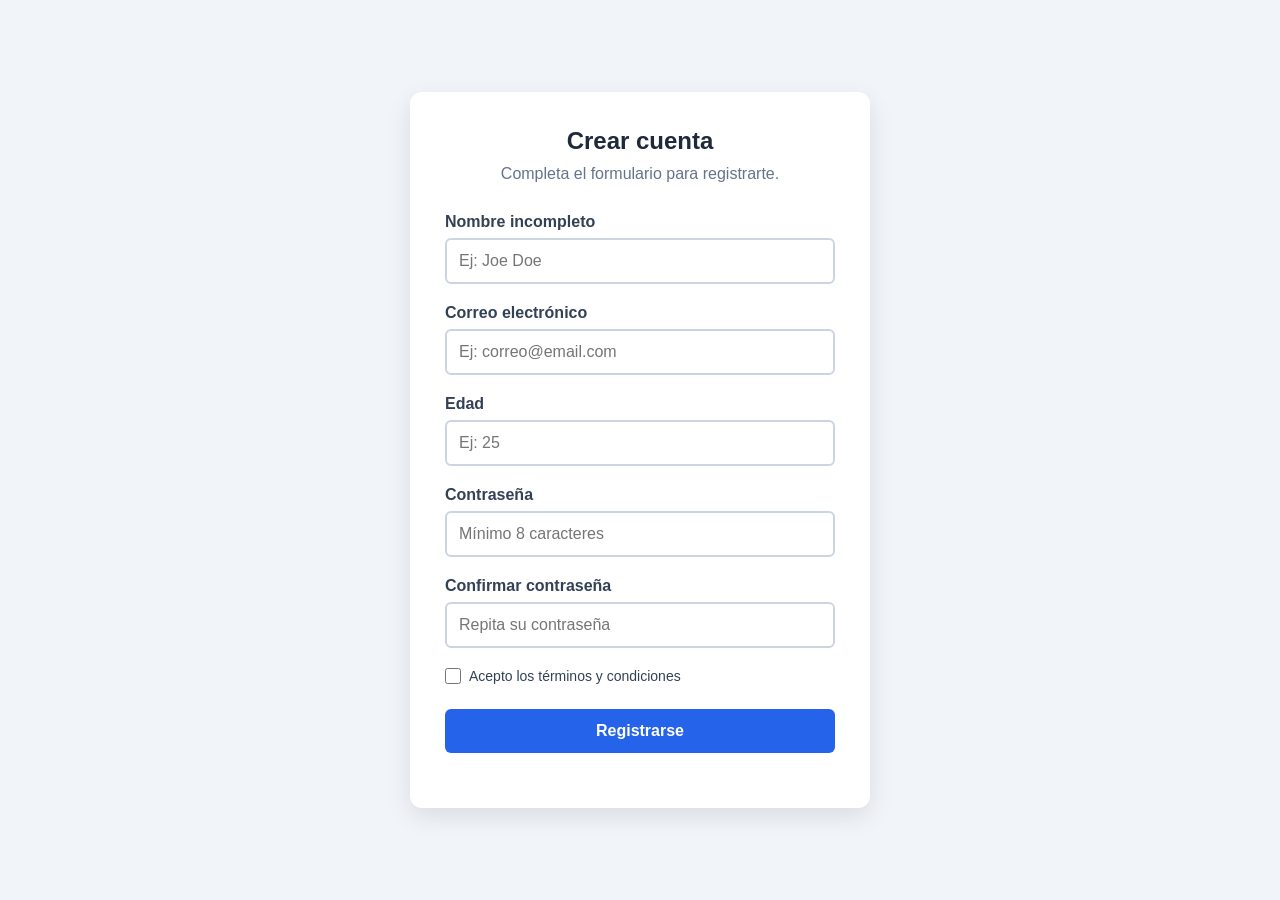
<file: Web/index.html>
<!doctype html>
<html lang="es">
  <head>
    <meta charset="UTF-8" />

    <meta name="viewport" content="width=device-width, initial-scale=1.0" />

    <title>Formulario de registro</title>

    <link rel="stylesheet" href="css/styles.css" />
  </head>

  <body>
    <main class="contenedor">
      <section class="formulario-contenedor">
        <h1>Crear cuenta</h1>

        <p class="descripcion">Completa el formulario para registrarte.</p>

        <form id="formulario">
          <!-- Nombre -->

          <div class="campo">
            <label for="nombre"> Nombre incompleto </label>

            <input
              type="text"
              id="nombre"
              name="nombre"
              placeholder="Ej: Joe Doe"
              minlength="5"
              maxlength="20"
            />

            <small id="errorNombre" class="mensaje-error"></small>
          </div>

          <!-- Correo -->

          <div class="campo">
            <label for="correo"> Correo electrónico </label>

            <input
              type="email"
              id="correo"
              name="correo"
              placeholder="Ej: correo@email.com"
            />

            <small id="errorCorreo" class="mensaje-error"></small>
          </div>

          <!-- Edad -->

          <div class="campo">
            <label for="edad"> Edad </label>

            <input type="number" id="edad" name="edad" placeholder="Ej: 25" />

            <small id="errorEdad" class="mensaje-error"></small>
          </div>

          <!-- Contraseña -->

          <div class="campo">
            <label for="password"> Contraseña </label>

            <input
              type="password"
              id="password"
              name="password"
              placeholder="Mínimo 8 caracteres"
            />

            <small id="errorPassword" class="mensaje-error"></small>
          </div>

          <!-- Confirmar contraseña -->

          <div class="campo">
            <label for="confirmarPassword"> Confirmar contraseña </label>

            <input
              type="password"
              id="confirmarPassword"
              name="confirmarPassword"
              placeholder="Repita su contraseña"
            />

            <small id="errorConfirmarPassword" class="mensaje-error"></small>
          </div>

          <!-- Términos -->

          <div class="campo-checkbox">
            <input type="checkbox" id="terminos" name="terminos" />

            <label for="terminos"> Acepto los términos y condiciones </label>
          </div>

          <small id="errorTerminos" class="mensaje-error"></small>

          <!-- Botón -->

          <button type="submit" class="boton">Registrarse</button>

          <!-- Mensaje general -->

          <p id="mensajeFormulario" class="mensaje-formulario"></p>
        </form>
      </section>
    </main>

    <script src="js/script.js"></script>
  </body>
</html>
</file>
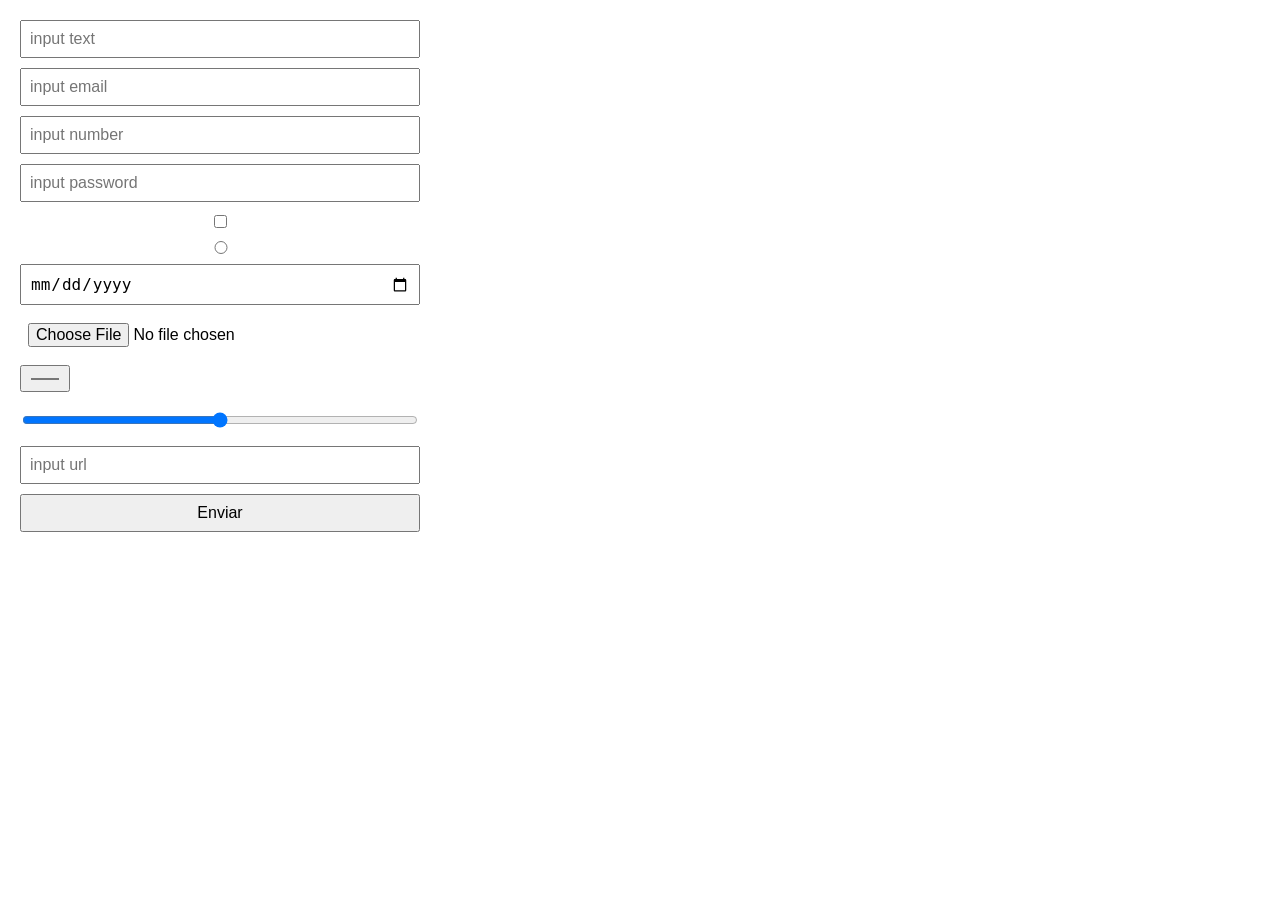
<file: Web/pages/inputs.html>
<!DOCTYPE html>
<html lang="en">
<head>
    <meta charset="UTF-8">
    <meta name="viewport" content="width=device-width, initial-scale=1.0">
    <title>Document</title>
    <style type="text/css">
        body {
            font-family: Arial, sans-serif;
            margin: 20px;
        }
        form {
            display: flex;
            flex-direction: column;
            max-width: 400px;
        }
        input {
            margin-bottom: 10px;
            padding: 8px;
            font-size: 16px;
        }
    </style>
</head>
<body>
    <form>
        <input type="text" placeholder="input text">
        <input type="email" placeholder="input email">
        <input type="number" placeholder="input number">
        <input type="password" placeholder="input password">
        <input type="checkbox" placeholder="input checkbox">
        <input type="radio" placeholder="input radio">
        <input type="date" placeholder="input date">
        <input type="file" placeholder="input file">
        <input type="color" placeholder="input color">
        <input type="range" placeholder="input range">
        <input type="url" placeholder="input url">
        <input type="submit" value="Enviar">
    </form>
</body>
</html>
</file>
<file: Web/css/styles.css>
/* ==============================
   CONFIGURACIÓN GENERAL
   ============================== */

* {
  box-sizing: border-box;
  margin: 0;
  padding: 0;
}

body {
  font-family: Arial, sans-serif;
  min-height: 100vh;
  background-color: #f1f5f9;
  display: flex;
  justify-content: center;
  align-items: center;
}

/* ==============================
   CONTENEDOR
   ============================== */

.contenedor {
  width: 100%;
  max-width: 500px;
  padding: 20px;
}

/* ==============================
   FORMULARIO
   ============================== */

.formulario-contenedor {
  background-color: white;
  padding: 35px;
  border-radius: 12px;
  box-shadow: 0 8px 25px rgba(0, 0, 0, 0.1);
}

/* ==============================
   TÍTULOS
   ============================== */

h1 {
  text-align: center;
  margin-bottom: 10px;
  color: #1e293b;
}

.descripcion {
  text-align: center;
  margin-bottom: 30px;
  color: #64748b;
}

/* ==============================
   CAMPOS
   ============================== */

.campo {
  margin-bottom: 20px;
}

.campo label {
  display: block;
  margin-bottom: 7px;
  font-weight: bold;
  color: #334155;
}

.campo input {
  width: 100%;
  padding: 12px;
  border: 2px solid #cbd5e1;
  border-radius: 6px;
  font-size: 16px;
  outline: none;

  transition:
    border-color 0.2s,
    box-shadow 0.2s,
    background-color 0.2s;
}

/* ==============================
   INPUT CUANDO TIENE EL FOCO
   ============================== */

.campo input:focus {
  border-color: #3b82f6;
  box-shadow: 0 0 0 3px rgba(59, 130, 246, 0.15);
}

/* ==============================
   CAMPO VÁLIDO
   ============================== */

.campo input.campo-valido {
  border-color: #22c55e;
  background-color: #f0fdf4;
}

/* ==============================
   CAMPO INVÁLIDO
   ============================== */

.campo input.campo-invalido {
  border-color: #ef4444;
  background-color: #fef2f2;
}

/* ==============================
   MENSAJE DE ERROR
   ============================== */

.mensaje-error {
  display: block;
  margin-top: 5px;
  color: #dc2626;
  font-size: 14px;
}

/* ==============================
   CHECKBOX
   ============================== */

.campo-checkbox {
  display: flex;
  align-items: center;
  gap: 8px;
  margin-bottom: 5px;
}

.campo-checkbox input {
  width: 16px;
  height: 16px;
}

.campo-checkbox label {
  color: #334155;
  font-size: 14px;
}

/* ==============================
   BOTÓN
   ============================== */

.boton {
  width: 100%;
  padding: 13px;
  margin-top: 20px;
  border: none;
  border-radius: 6px;
  background-color: #2563eb;
  color: white;
  font-size: 16px;
  font-weight: bold;
  cursor: pointer;
  transition: background-color 0.2s;
}

.boton:hover {
  background-color: #1d4ed8;
}

/* ==============================
   MENSAJE GENERAL
   ============================== */

.mensaje-formulario {
  text-align: center;
  margin-top: 20px;
  font-weight: bold;
}

/* Mensaje cuando el formulario es correcto */

.mensaje-formulario.exito {
  color: #16a34a;
}

/* Mensaje cuando el formulario tiene errores */

.mensaje-formulario.error {
  color: #dc2626;
}

/* ==============================
   RESPONSIVE
   ============================== */

@media (max-width: 500px) {
  .formulario-contenedor {
    padding: 25px;
  }
}
</file>
